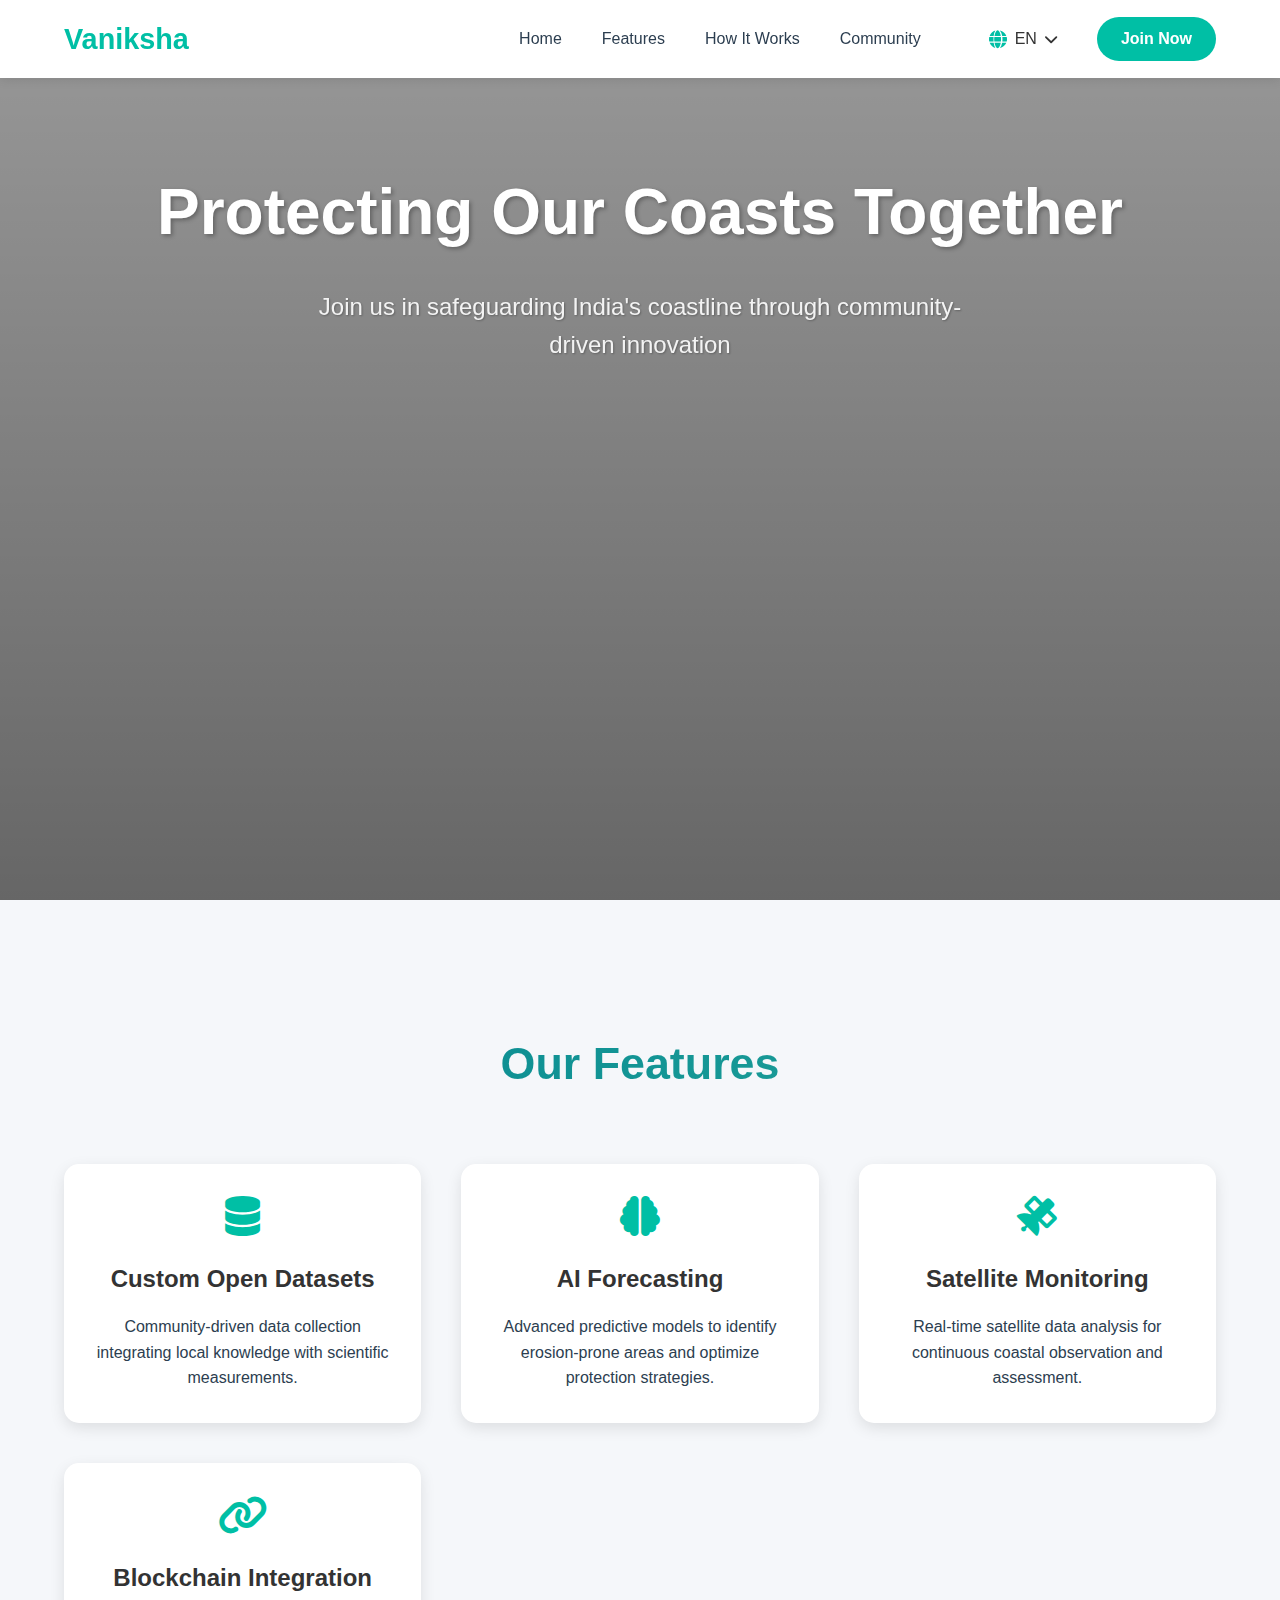
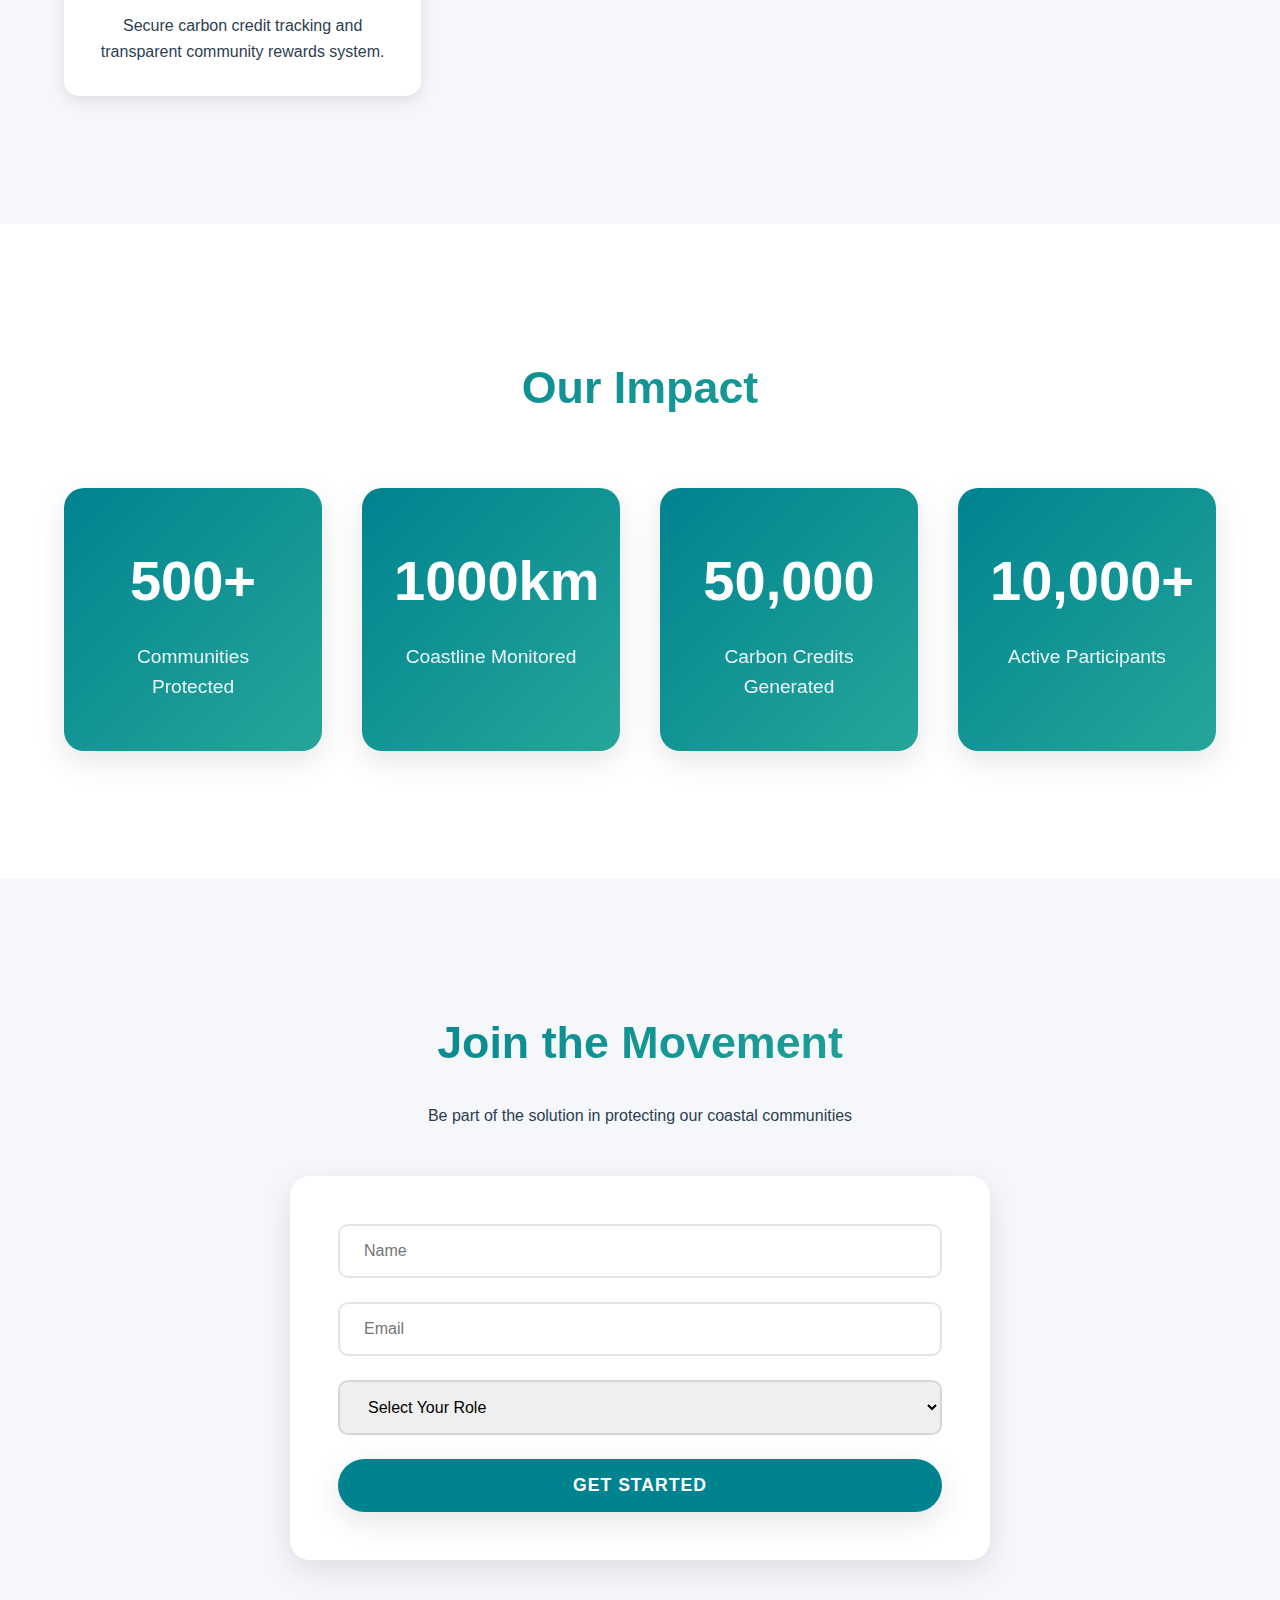
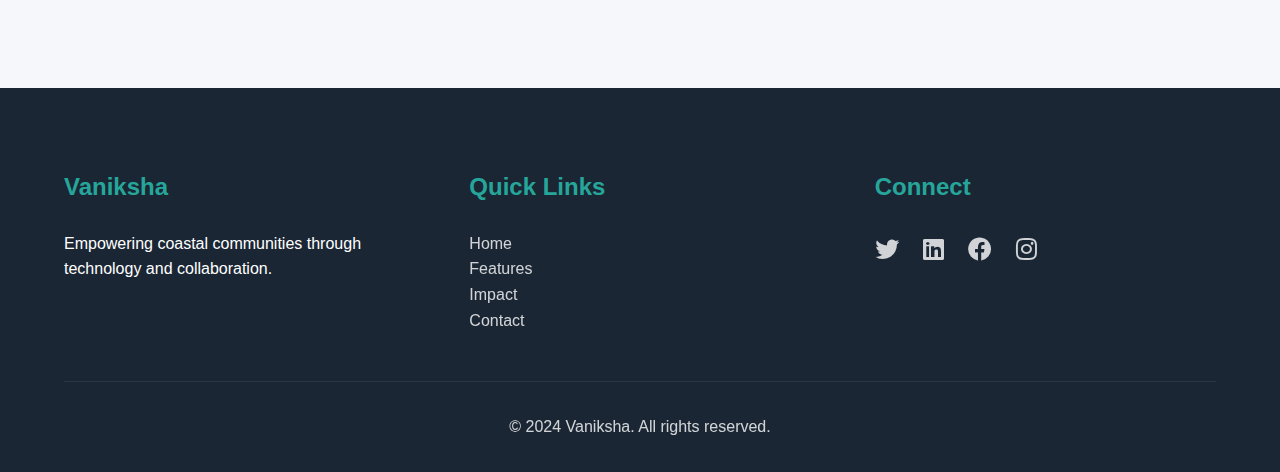
<file: vaniksha/index.html>
<!DOCTYPE html>
<html lang="en">
<head>
    <meta charset="UTF-8">
    <meta name="viewport" content="width=device-width, initial-scale=1.0">
    <title>Vaniksha - Coastal Protection Platform</title>
    <link rel="stylesheet" href="styles.css">
    <link rel="stylesheet" href="https://cdnjs.cloudflare.com/ajax/libs/font-awesome/6.0.0/css/all.min.css">
</head>
<body>
    <nav class="navbar">
        <div class="logo">Vaniksha</div>
        <div class="nav-content">
            <ul class="nav-links">
                <li><a href="#home">Home</a></li>
                <li><a href="#features">Features</a></li>
                <li><a href="#how-it-works">How It Works</a></li>
                <li><a href="#community">Community</a></li>
            </ul>
            <div class="nav-right">
                <div class="lang-selector">
                    <button class="lang-btn">
                        <i class="fas fa-globe"></i>
                        <span>EN</span>
                        <i class="fas fa-chevron-down"></i>
                    </button>
                    <div class="lang-dropdown">
                        <a href="#" class="lang-item active" data-lang="en">
                            English
                            <span class="native">English</span>
                        </a>
                        <a href="#" class="lang-item" data-lang="hi">
                            Hindi
                            <span class="native">हिन्दी</span>
                        </a>
                        <a href="#" class="lang-item" data-lang="mr">
                            Marathi
                            <span class="native">मराठी</span>
                        </a>
                    </div>
                </div>
                <button class="join-btn">Join Now</button>
            </div>
        </div>
    </nav>

    <section id="home" class="hero">
        <div class="hero-background"></div>
        <div class="hero-overlay"></div>
        <div class="hero-content">
            <div class="hero-text">
                <h1>Protecting Our Coasts Together</h1>
                <p>Join us in safeguarding India's coastline through community-driven innovation</p>
            </div>
            <div class="hero-options">
                <a href="satellite.html" class="option-card">
                    <i class="fas fa-satellite"></i>
                    <h3>Satellite Monitoring</h3>
                    <p>Real-time coastal erosion tracking</p>
                    <span class="learn-more">Learn More <i class="fas fa-arrow-right"></i></span>
                </a>
                <a href="communitypage.html" class="option-card">
                    <div class="option-icon">
                        <i class="fas fa-users"></i>
                    </div>
                    <h3>Community Action</h3>
                    <p>Join forces with local communities to protect our coasts through collective action and awareness.</p>
                    <span class="learn-more">Learn More →</span>
                </a>
                <div class="option-card">
                    <i class="fas fa-leaf"></i>
                    <h3>Carbon Credits</h3>
                    <p>Earn from conservation efforts</p>
                </div>
            </div>
        </div>
    </section>

    <section id="features" class="features">
        <h2>Our Features</h2>
        <div class="features-grid">
            <div class="feature-card">
                <i class="fas fa-database"></i>
                <h3>Custom Open Datasets</h3>
                <p>Community-driven data collection integrating local knowledge with scientific measurements.</p>
            </div>
            <div class="feature-card">
                <i class="fas fa-brain"></i>
                <h3>AI Forecasting</h3>
                <p>Advanced predictive models to identify erosion-prone areas and optimize protection strategies.</p>
            </div>
            <div class="feature-card">
                <i class="fas fa-satellite"></i>
                <h3>Satellite Monitoring</h3>
                <p>Real-time satellite data analysis for continuous coastal observation and assessment.</p>
            </div>
            <div class="feature-card">
                <i class="fas fa-link"></i>
                <h3>Blockchain Integration</h3>
                <p>Secure carbon credit tracking and transparent community rewards system.</p>
            </div>
        </div>
    </section>

    <section id="impact" class="impact">
        <h2>Our Impact</h2>
        <div class="stats-container">
            <div class="stat-card">
                <h3>500+</h3>
                <p>Communities Protected</p>
            </div>
            <div class="stat-card">
                <h3>1000km</h3>
                <p>Coastline Monitored</p>
            </div>
            <div class="stat-card">
                <h3>50,000</h3>
                <p>Carbon Credits Generated</p>
            </div>
            <div class="stat-card">
                <h3>10,000+</h3>
                <p>Active Participants</p>
            </div>
        </div>
    </section>

    <section id="contact" class="contact">
        <div class="contact-content">
            <h2>Join the Movement</h2>
            <p>Be part of the solution in protecting our coastal communities</p>
            <form class="contact-form">
                <input type="text" placeholder="Name">
                <input type="email" placeholder="Email">
                <select>
                    <option value="">Select Your Role</option>
                    <option value="community">Community Member</option>
                    <option value="researcher">Researcher</option>
                    <option value="investor">Investor</option>
                </select>
                <button type="submit" class="primary-btn">Get Started</button>
            </form>
        </div>
    </section>

    <footer>
        <div class="footer-content">
            <div class="footer-section">
                <h4>Vaniksha</h4>
                <p>Empowering coastal communities through technology and collaboration.</p>
            </div>
            <div class="footer-section">
                <h4>Quick Links</h4>
                <ul>
                    <li><a href="#home">Home</a></li>
                    <li><a href="#features">Features</a></li>
                    <li><a href="#impact">Impact</a></li>
                    <li><a href="#contact">Contact</a></li>
                </ul>
            </div>
            <div class="footer-section">
                <h4>Connect</h4>
                <div class="social-links">
                    <a href="#"><i class="fab fa-twitter"></i></a>
                    <a href="#"><i class="fab fa-linkedin"></i></a>
                    <a href="#"><i class="fab fa-facebook"></i></a>
                    <a href="#"><i class="fab fa-instagram"></i></a>
                </div>
            </div>
        </div>
        <div class="footer-bottom">
            <p>&copy; 2024 Vaniksha. All rights reserved.</p>
        </div>
    </footer>

    <script src="script.js"></script>
</body>
</html>
</file>
<file: vaniksha/styles.css>
:root {
    --primary-color: #00838F;
    --secondary-color: #26A69A;
    --accent-color: #4DB6AC;
    --text-color: #2C3E50;
    --light-bg: #F5F7FA;
    --white: #ffffff;
    --gradient: linear-gradient(135deg, var(--primary-color), var(--secondary-color));
    --box-shadow: 0 10px 30px rgba(0, 0, 0, 0.1);
}

* {
    margin: 0;
    padding: 0;
    box-sizing: border-box;
}

body {
    font-family: 'Segoe UI', Tahoma, Geneva, Verdana, sans-serif;
    line-height: 1.6;
    color: var(--text-color);
    overflow-x: hidden;
}

/* Navbar Styles */
.navbar {
    position: fixed;
    top: 0;
    left: 0;
    right: 0;
    width: 100%;
    padding: 1rem 5%;
    background: white;
    display: flex;
    justify-content: space-between;
    align-items: center;
    box-shadow: 0 2px 10px rgba(0, 0, 0, 0.1);
    z-index: 1000;
}

.logo {
    font-size: 1.8rem;
    font-weight: 700;
    color: #00BFA5;
    text-decoration: none;
}

.nav-content {
    display: flex;
    align-items: center;
    gap: 2rem;
}

.nav-links {
    display: flex;
    list-style: none;
    gap: 2.5rem;
    margin: 0;
    padding: 0;
}

.nav-links a {
    text-decoration: none;
    color: #2C3E50;
    font-weight: 500;
    font-size: 1rem;
    transition: color 0.3s ease;
}

.nav-links a:hover {
    color: #00BFA5;
}

.nav-right {
    display: flex;
    align-items: center;
    gap: 1.5rem;
}

/* Language selector styles */
.language-btn {
    display: flex;
    align-items: center;
    gap: 0.5rem;
    padding: 0.5rem 1rem;
    background: transparent;
    border: 1px solid rgba(0, 0, 0, 0.1);
    border-radius: 50px;
    cursor: pointer;
    font-size: 0.9rem;
    color: #2C3E50;
    transition: all 0.3s ease;
}

.language-btn:hover {
    background: rgba(0, 0, 0, 0.05);
}

.language-btn i {
    font-size: 1rem;
    color: #00BFA5;
}

.join-btn {
    background: #00BFA5;
    color: white;
    padding: 0.8rem 1.5rem;
    border: none;
    border-radius: 50px;
    font-size: 1rem;
    font-weight: 600;
    cursor: pointer;
    transition: all 0.3s ease;
}

.join-btn:hover {
    background: #00A896;
    transform: translateY(-2px);
    box-shadow: 0 4px 12px rgba(0, 191, 165, 0.2);
}

/* Hero tag styles */
.hero-tag {
    display: inline-block;
    padding: 0.8rem 1.5rem;
    background: rgba(255, 255, 255, 0.15);
    backdrop-filter: blur(10px);
    border-radius: 50px;
    color: white;
    font-size: 0.9rem;
    font-weight: 600;
    letter-spacing: 2px;
    margin-bottom: 2rem;
    text-transform: uppercase;
    border: 1px solid rgba(255, 255, 255, 0.2);
}

/* Responsive styles */
@media (max-width: 768px) {
    .nav-content {
        display: none; /* Add hamburger menu for mobile */
    }
    
    .navbar {
        padding: 1rem;
    }
    
    .logo {
        font-size: 1.5rem;
    }
}

/* Add hamburger menu for mobile */
.hamburger {
    display: none;
    cursor: pointer;
    padding: 0.5rem;
}

@media (max-width: 768px) {
    .hamburger {
        display: block;
    }
    
    .hamburger span {
        display: block;
        width: 25px;
        height: 3px;
        background: #2C3E50;
        margin: 5px 0;
        transition: all 0.3s ease;
    }
    
    .nav-content.active {
        display: flex;
        flex-direction: column;
        position: absolute;
        top: 100%;
        left: 0;
        right: 0;
        background: white;
        padding: 1rem;
        box-shadow: 0 2px 10px rgba(0, 0, 0, 0.1);
    }
    
    .nav-links {
        flex-direction: column;
        gap: 1rem;
    }
    
    .nav-right {
        flex-direction: column;
        gap: 1rem;
        width: 100%;
    }
    
    .join-btn {
        width: 100%;
    }
}

/* Hero Section */
.hero {
    width: 100%;
    min-height: 100vh;
    position: relative;
    display: flex;
    align-items: center;
    justify-content: center;
    padding: 80px 20px; /* Accounts for navbar */
}

.hero-background {
    position: absolute;
    top: 0;
    left: 0;
    width: 100%;
    height: 100%;
    background-image: url('https://images.unsplash.com/photo-1507525428034-b723cf961d3e?ixlib=rb-4.0.3');
    background-size: cover;
    background-position: center;
    z-index: 1;
}

.hero-overlay {
    position: absolute;
    top: 0;
    left: 0;
    width: 100%;
    height: 100%;
    background: linear-gradient(rgba(0, 0, 0, 0.4), rgba(0, 0, 0, 0.6));
    z-index: 2;
}

.hero-content {
    position: relative;
    z-index: 3;
    max-width: 1200px;
    width: 100%;
    text-align: center;
    color: white;
}

.hero-text {
    margin-bottom: 4rem;
}

.hero-text h1 {
    font-size: 4rem;
    font-weight: 700;
    margin-bottom: 1.5rem;
    text-shadow: 2px 2px 4px rgba(0, 0, 0, 0.3);
}

.hero-text p {
    font-size: 1.5rem;
    opacity: 0.9;
    max-width: 700px;
    margin: 0 auto;
    text-shadow: 1px 1px 2px rgba(0, 0, 0, 0.3);
}

.hero-options {
    display: flex;
    justify-content: center;
    gap: 2rem;
    margin-top: 2rem;
}

.option-card {
    background: rgba(255, 255, 255, 0.1);
    backdrop-filter: blur(10px);
    padding: 2rem;
    border-radius: 15px;
    border: 1px solid rgba(255, 255, 255, 0.2);
    width: 300px;
    transition: transform 0.3s ease;
    cursor: pointer;
    text-decoration: none;
    color: inherit;
    position: relative;
    overflow: hidden;
}

.option-card:hover {
    transform: translateY(-5px);
}

.option-card .learn-more {
    margin-top: 1rem;
    display: inline-flex;
    align-items: center;
    gap: 0.5rem;
    font-size: 0.9rem;
    color: #4DB6AC;
    opacity: 0;
    transform: translateY(10px);
    transition: all 0.3s ease;
}

.option-card:hover .learn-more {
    opacity: 1;
    transform: translateY(0);
}

.option-card i {
    font-size: 2.5rem;
    color: #4DB6AC;
    margin-bottom: 1rem;
}

.option-card h3 {
    font-size: 1.5rem;
    margin-bottom: 0.5rem;
    color: white;
}

.option-card p {
    font-size: 1rem;
    opacity: 0.9;
    color: white;
}

/* Responsive styles */
@media (max-width: 768px) {
    .hero-text h1 {
        font-size: 2.5rem;
    }

    .hero-text p {
    font-size: 1.2rem;
}

    .hero-options {
        flex-direction: column;
        align-items: center;
}

    .option-card {
    width: 100%;
        max-width: 300px;
    }
}

/* Add animation */
@keyframes fadeInUp {
    from {
        opacity: 0;
        transform: translateY(20px);
    }
    to {
        opacity: 1;
        transform: translateY(0);
    }
}

.hero-text h1,
.hero-text p {
    animation: fadeInUp 0.8s ease forwards;
}

.option-card {
    opacity: 0;
    animation: fadeInUp 0.8s ease forwards;
}

.option-card:nth-child(1) { animation-delay: 0.2s; }
.option-card:nth-child(2) { animation-delay: 0.4s; }
.option-card:nth-child(3) { animation-delay: 0.6s; }

/* Features Section */
.features {
    padding: 8rem 5%;
    background: var(--light-bg);
    position: relative;
    overflow: hidden;
    background-attachment: fixed;
    background-position: center;
    background-repeat: no-repeat;
    background-size: cover;
}

.features h2 {
    text-align: center;
    font-size: 2.8rem;
    margin-bottom: 4rem;
    background: var(--gradient);
    -webkit-background-clip: text;
    -webkit-text-fill-color: transparent;
}

.features-grid {
    display: grid;
    grid-template-columns: repeat(auto-fit, minmax(280px, 1fr));
    gap: 2.5rem;
    position: relative;
    z-index: 1;
}

.feature-card {
    background: var(--white);
    padding: 2.5rem;
    border-radius: 20px;
    text-align: center;
    transition: all 0.3s ease;
    box-shadow: var(--box-shadow);
    position: relative;
    overflow: hidden;
}

.feature-card::before {
    content: '';
    position: absolute;
    top: 0;
    left: 0;
    width: 100%;
    height: 100%;
    background: var(--gradient);
    opacity: 0;
    transition: opacity 0.3s ease;
    z-index: -1;
}

.feature-card:hover {
    transform: translateY(-10px);
    color: var(--white);
}

.feature-card:hover::before {
    opacity: 1;
}

.feature-card i {
    font-size: 3rem;
    color: var(--primary-color);
    margin-bottom: 1.5rem;
    transition: color 0.3s ease;
}

.feature-card:hover i {
    color: var(--white);
}

.feature-card h3 {
    font-size: 1.5rem;
    margin-bottom: 1rem;
    transition: color 0.3s ease;
}

.feature-card:hover h3,
.feature-card:hover p {
    color: var(--white);
}

/* Impact Section */
.impact {
    padding: 8rem 5%;
    text-align: center;
    background: var(--white);
    background-attachment: fixed;
    background-position: center;
    background-repeat: no-repeat;
    background-size: cover;
}

.impact h2 {
    font-size: 2.8rem;
    margin-bottom: 4rem;
    background: var(--gradient);
    -webkit-background-clip: text;
    -webkit-text-fill-color: transparent;
}

.stats-container {
    display: grid;
    grid-template-columns: repeat(auto-fit, minmax(250px, 1fr));
    gap: 2.5rem;
    margin-top: 3rem;
}

.stat-card {
    background: var(--gradient);
    color: var(--white);
    padding: 3rem 2rem;
    border-radius: 20px;
    box-shadow: var(--box-shadow);
    transition: transform 0.3s ease;
}

.stat-card:hover {
    transform: translateY(-10px);
}

.stat-card h3 {
    font-size: 3.5rem;
    margin-bottom: 1rem;
    font-weight: 700;
}

.stat-card p {
    font-size: 1.2rem;
    opacity: 0.9;
}

/* Contact Form */
.contact {
    padding: 8rem 5%;
    background: var(--light-bg);
    position: relative;
    overflow: hidden;
    background-attachment: fixed;
    background-position: center;
    background-repeat: no-repeat;
    background-size: cover;
}

.contact-content {
    max-width: 700px;
    margin: 0 auto;
    text-align: center;
    position: relative;
    z-index: 1;
}

.contact h2 {
    font-size: 2.8rem;
    margin-bottom: 1.5rem;
    background: var(--gradient);
    -webkit-background-clip: text;
    -webkit-text-fill-color: transparent;
}

.contact-form {
    display: flex;
    flex-direction: column;
    gap: 1.5rem;
    margin-top: 3rem;
    background: var(--white);
    padding: 3rem;
    border-radius: 20px;
    box-shadow: var(--box-shadow);
}

.contact-form input,
.contact-form select {
    padding: 1rem 1.5rem;
    border: 2px solid rgba(0, 0, 0, 0.1);
    border-radius: 10px;
    font-size: 1rem;
    transition: all 0.3s ease;
}

.contact-form input:focus,
.contact-form select:focus {
    border-color: var(--primary-color);
    outline: none;
}

.primary-btn {
    background: var(--gradient);
    color: var(--white);
    border: none;
    padding: 1rem 2rem;
    font-size: 1.1rem;
    border-radius: 50px;
    cursor: pointer;
    transition: all 0.3s ease;
    box-shadow: var(--box-shadow);
}

.primary-btn:hover {
    transform: translateY(-3px);
    box-shadow: 0 15px 30px rgba(0, 131, 143, 0.2);
}

.secondary-btn {
    background: transparent;
    border: 2px solid var(--primary-color);
    color: var(--primary-color);
    padding: 1rem 2rem;
    font-size: 1.1rem;
    border-radius: 50px;
    cursor: pointer;
    transition: all 0.3s ease;
    margin-left: 1rem;
}

.secondary-btn:hover {
    background: var(--gradient);
    color: var(--white);
    border-color: transparent;
}

/* Footer */
footer {
    background: #1A2634;
    color: var(--white);
    padding: 5rem 5% 2rem;
}

.footer-content {
    display: grid;
    grid-template-columns: repeat(auto-fit, minmax(250px, 1fr));
    gap: 4rem;
    margin-bottom: 3rem;
}

.footer-section h4 {
    font-size: 1.5rem;
    margin-bottom: 1.5rem;
    color: var(--secondary-color);
}

.footer-section ul {
    list-style: none;
}

.footer-section a {
    color: var(--white);
    text-decoration: none;
    opacity: 0.8;
    transition: opacity 0.3s ease;
}

.footer-section a:hover {
    opacity: 1;
}

.social-links {
    display: flex;
    gap: 1.5rem;
    margin-top: 1.5rem;
}

.social-links a {
    font-size: 1.5rem;
    transition: transform 0.3s ease;
}

.social-links a:hover {
    transform: translateY(-3px);
}

.footer-bottom {
    text-align: center;
    padding-top: 2rem;
    border-top: 1px solid rgba(255, 255, 255, 0.1);
    opacity: 0.8;
}

/* Responsive Design */
@media (max-width: 768px) {
    .hero h1 {
        font-size: 2.8rem;
        padding: 0 1rem;
    }

    .hero p {
        font-size: 1.2rem;
        padding: 0 1rem;
    }

    .cta-buttons {
        flex-direction: column;
        padding: 0 2rem;
    }

    .hero .primary-btn,
    .hero .secondary-btn {
        width: 100%;
    }

    .nav-links {
        display: none;
    }

    .hamburger {
        display: block;
        cursor: pointer;
    }

    .hamburger span {
        display: block;
        width: 25px;
        height: 3px;
        background: var(--text-color);
        margin: 5px 0;
        transition: all 0.3s ease;
    }

    .nav-links.active {
        display: flex;
        flex-direction: column;
        position: absolute;
        top: 100%;
        left: 0;
        right: 0;
        background: var(--white);
        padding: 2rem;
        box-shadow: var(--box-shadow);
    }

    .intro-stats {
        flex-direction: column;
        gap: 2rem;
        padding: 1.5rem;
    }

    .stat-number {
        font-size: 2rem;
    }

    .stat-label {
        font-size: 0.9rem;
    }

    .intro-badge {
        font-size: 1rem;
        padding: 0.6rem 1.2rem;
    }
}

/* Animations */
@keyframes fadeIn {
    from {
        opacity: 0;
        transform: translateY(20px);
    }
    to {
        opacity: 1;
        transform: translateY(0);
    }
}

.animate {
    animation: fadeIn 0.6s ease forwards;
}

/* Add scroll animations */
.scroll-animate {
    opacity: 0;
    transform: translateY(20px);
    transition: all 0.8s ease;
}

.scroll-animate.active {
    opacity: 1;
    transform: translateY(0);
}

/* Add these new styles for the intro section */
.intro-badge {
    background: rgba(0, 131, 143, 0.2);
    backdrop-filter: blur(8px);
    padding: 0.8rem 1.5rem;
    border-radius: 50px;
    color: white;
    font-size: 1.1rem;
    display: inline-block;
    margin-bottom: 2rem;
    border: 1px solid rgba(255, 255, 255, 0.3);
    text-transform: uppercase;
    letter-spacing: 1px;
    font-weight: 500;
}

.hero-intro {
    margin: 2.5rem auto;
    max-width: 1000px;
}

.intro-text {
    text-align: center;
}

.intro-highlight {
    font-size: 1.8rem;
    color: white;
    margin-bottom: 2rem;
    font-weight: 300;
    letter-spacing: 0.5px;
    text-shadow: 2px 2px 4px rgba(0, 0, 0, 0.2);
}

.intro-stats {
    display: flex;
    justify-content: center;
    align-items: center;
    gap: 2rem;
    margin: 3rem 0;
    padding: 2rem;
    background: rgba(255, 255, 255, 0.1);
    backdrop-filter: blur(10px);
    border-radius: 20px;
    border: 1px solid rgba(255, 255, 255, 0.2);
}

.stat {
    display: flex;
    flex-direction: column;
    align-items: center;
    text-align: center;
    padding: 0 1rem;
}

.stat-divider {
    width: 1px;
    height: 50px;
    background: rgba(255, 255, 255, 0.3);
}

.stat-number {
    font-size: 3rem;
    font-weight: 700;
    color: white;
    margin-bottom: 0.5rem;
    text-shadow: 2px 2px 4px rgba(0, 0, 0, 0.2);
}

.stat-label {
    font-size: 1rem;
    color: rgba(255, 255, 255, 0.9);
    text-transform: uppercase;
    letter-spacing: 2px;
    font-weight: 400;
}

.hero-description {
    font-size: 1.3rem;
    max-width: 800px;
    margin: 0 auto 2.5rem;
    color: white;
    line-height: 1.6;
    text-shadow: 1px 1px 2px rgba(0, 0, 0, 0.2);
}

/* Update button styles to match the beach theme */
.hero .primary-btn {
    background: var(--primary-color);
    color: white;
    border: none;
    padding: 1.2rem 2.8rem;
    font-size: 1.1rem;
    border-radius: 50px;
    font-weight: 600;
    letter-spacing: 1px;
    text-transform: uppercase;
    transition: all 0.3s ease;
    box-shadow: 0 4px 15px rgba(0, 0, 0, 0.2);
}

.hero .secondary-btn {
    background: transparent;
    color: white;
    border: 2px solid white;
    padding: 1.2rem 2.8rem;
    font-size: 1.1rem;
    border-radius: 50px;
    font-weight: 600;
    letter-spacing: 1px;
    text-transform: uppercase;
    transition: all 0.3s ease;
}

/* Responsive adjustments */
@media (max-width: 768px) {
    .intro-badge {
        font-size: 0.9rem;
        padding: 0.6rem 1.2rem;
    }

    .intro-highlight {
        font-size: 1.4rem;
    }

    .intro-stats {
        flex-direction: column;
        gap: 2rem;
        padding: 1.5rem;
    }

    .stat-divider {
        width: 50px;
        height: 1px;
    }

    .stat-number {
        font-size: 2.5rem;
    }

    .hero-description {
        font-size: 1.1rem;
        padding: 0 1rem;
    }

    .cta-buttons {
        flex-direction: column;
        gap: 1rem;
        padding: 0 2rem;
    }
}

/* Animation for elements */
.scroll-animate {
    opacity: 0;
    transform: translateY(20px);
    transition: all 0.8s ease;
}

.scroll-animate.active {
    opacity: 1;
    transform: translateY(0);
}

/* Add hover effects */
.intro-stats:hover {
    transform: translateY(-5px);
    transition: transform 0.3s ease;
}

.stat:hover .stat-number {
    transform: scale(1.1);
    transition: transform 0.3s ease;
}

/* Add these new styles for the hero section */
.hero-text-wrapper {
    max-width: 800px;
    margin: 0 auto;
    padding: 2rem;
    text-align: center;
    background: rgba(0, 0, 0, 0.2);
    backdrop-filter: blur(10px);
    border-radius: 20px;
    border: 1px solid rgba(255, 255, 255, 0.1);
}

.main-heading {
    font-size: 3.5rem;
    font-weight: 800;
    color: #fff;
    line-height: 1.2;
    margin-bottom: 1.5rem;
    text-shadow: 2px 2px 4px rgba(0, 0, 0, 0.3);
}

.heading-highlight {
    display: block;
    color: #4DB6AC;
    font-size: 3rem;
    margin-top: 0.5rem;
}

.hero-description {
    font-size: 1.4rem;
    color: rgba(255, 255, 255, 0.9);
    line-height: 1.6;
    margin-bottom: 2.5rem;
    max-width: 600px;
    margin-left: auto;
    margin-right: auto;
}

.key-features {
    display: flex;
    justify-content: center;
    gap: 2rem;
    margin-bottom: 2.5rem;
}

.feature-item {
    display: flex;
    align-items: center;
    gap: 0.5rem;
    color: #fff;
    font-size: 1.1rem;
    padding: 0.8rem 1.5rem;
    background: rgba(255, 255, 255, 0.1);
    border-radius: 50px;
    transition: all 0.3s ease;
}

.feature-item:hover {
    transform: translateY(-3px);
    background: rgba(255, 255, 255, 0.2);
}

.feature-item i {
    color: #4DB6AC;
    font-size: 1.2rem;
}

.cta-buttons {
    display: flex;
    justify-content: center;
    gap: 1.5rem;
    margin-top: 2rem;
}

.primary-btn {
    padding: 1rem 2rem;
    background: #00838F;
    color: white;
    border: none;
    border-radius: 50px;
    font-size: 1.1rem;
    font-weight: 600;
    cursor: pointer;
    transition: all 0.3s ease;
    text-transform: uppercase;
    letter-spacing: 1px;
}

.secondary-btn {
    padding: 1rem 2rem;
    background: transparent;
    color: white;
    border: 2px solid white;
    border-radius: 50px;
    font-size: 1.1rem;
    font-weight: 600;
    cursor: pointer;
    transition: all 0.3s ease;
    text-transform: uppercase;
    letter-spacing: 1px;
}

.primary-btn:hover {
    background: #26A69A;
    transform: translateY(-3px);
    box-shadow: 0 10px 20px rgba(0, 0, 0, 0.2);
}

.secondary-btn:hover {
    background: rgba(255, 255, 255, 0.1);
    transform: translateY(-3px);
}

/* Responsive styles */
@media (max-width: 768px) {
    .hero-text-wrapper {
        padding: 1.5rem;
    }

    .main-heading {
        font-size: 2.5rem;
    }

    .heading-highlight {
        font-size: 2rem;
    }

    .hero-description {
        font-size: 1.2rem;
    }

    .key-features {
        flex-direction: column;
        gap: 1rem;
    }

    .feature-item {
        font-size: 1rem;
    }

    .cta-buttons {
        flex-direction: column;
    }

    .primary-btn,
    .secondary-btn {
        width: 100%;
    }
}

/* Animation classes */
.scroll-animate {
    opacity: 0;
    transform: translateY(20px);
    transition: all 0.6s ease;
}

.scroll-animate.active {
    opacity: 1;
    transform: translateY(0);
}

/* Add staggered animation delays */
.hero-tag.active { transition-delay: 0.2s; }
.main-heading.active { transition-delay: 0.4s; }
.hero-description.active { transition-delay: 0.6s; }
.key-features.active { transition-delay: 0.8s; }
.cta-buttons.active { transition-delay: 1s; }

/* Updated language selector styles */
.lang-selector {
    position: relative;
    margin-left: 20px;
}

.lang-btn {
    display: flex;
    align-items: center;
    gap: 8px;
    background: rgba(255, 255, 255, 0.9);
    border: none;
    padding: 8px 16px;
    border-radius: 50px;
    cursor: pointer;
    font-size: 16px;
    color: #333;
    transition: all 0.3s ease;
}

.lang-btn i.fa-globe {
    color: #00BFA5;
    font-size: 18px;
}

.lang-btn i.fa-chevron-down {
    font-size: 14px;
    transition: transform 0.3s ease;
}

.lang-selector:hover .lang-btn i.fa-chevron-down {
    transform: rotate(180deg);
}

.lang-dropdown {
    position: absolute;
    top: calc(100% + 10px);
    right: 0;
    background: white;
    border-radius: 15px;
    box-shadow: 0 4px 20px rgba(0, 0, 0, 0.1);
    padding: 8px;
    min-width: 200px;
    opacity: 0;
    visibility: hidden;
    transform: translateY(-10px);
    transition: all 0.3s ease;
    z-index: 1000;
}

.lang-selector:hover .lang-dropdown {
    opacity: 1;
    visibility: visible;
    transform: translateY(0);
}

.lang-item {
    display: flex;
    justify-content: space-between;
    align-items: center;
    padding: 12px 16px;
    text-decoration: none;
    color: #333;
    border-radius: 8px;
    transition: all 0.2s ease;
    font-size: 15px;
}

.lang-item .native {
    font-size: 14px;
    opacity: 0.7;
}

.lang-item:hover .native,
.lang-item.active .native {
    opacity: 1;
}

/* Add a subtle arrow for the dropdown */
.lang-dropdown::before {
    content: '';
    position: absolute;
    top: -6px;
    right: 20px;
    width: 12px;
    height: 12px;
    background: white;
    transform: rotate(45deg);
    box-shadow: -2px -2px 5px rgba(0, 0, 0, 0.05);
}

/* Responsive styles */
@media (max-width: 768px) {
    .lang-btn {
        padding: 8px 12px;
    }
    
    .lang-btn span {
        display: none;
    }
    
    .lang-dropdown {
        right: -10px;
    }
}

/* Add these styles for better language support */
/* Font settings for different languages */
[lang="hi"] {
    font-family: 'Noto Sans Devanagari', sans-serif;
}

[lang="mr"] {
    font-family: 'Noto Sans Devanagari', sans-serif;
}

/* Translation animation */
.translate-fade {
    transition: opacity 0.3s ease, transform 0.3s ease;
}

.translate-fade.translating {
    opacity: 0;
    transform: translateY(5px);
}

/* Satellite page styles */
.satellite-hero {
    min-height: 60vh;
    background: linear-gradient(rgba(0,0,0,0.7), rgba(0,0,0,0.7)),
                url('https://images.unsplash.com/photo-1451187580459-43490279c0fa?ixlib=rb-4.0.3');
    background-size: cover;
    background-position: center;
    background-attachment: fixed;
    display: flex;
    align-items: center;
    justify-content: center;
    padding: 100px 20px;
    text-align: center;
    color: white;
}

.satellite-hero-content {
    max-width: 800px;
}

.satellite-hero h1 {
    font-size: 3.5rem;
    margin-bottom: 1.5rem;
}

.satellite-hero p {
    font-size: 1.2rem;
    opacity: 0.9;
}

.satellite-features {
    padding: 5rem 0;
    background: #f5f5f5;
}

.container {
    max-width: 1200px;
    margin: 0 auto;
    padding: 0 20px;
}

.feature-grid {
    display: grid;
    grid-template-columns: repeat(auto-fit, minmax(250px, 1fr));
    gap: 2rem;
    margin-top: 3rem;
}

.feature-box {
    background: white;
    padding: 2rem;
    border-radius: 15px;
    text-align: center;
    transition: all 0.3s ease;
    box-shadow: 0 5px 15px rgba(0,0,0,0.1);
}

.feature-box:hover {
    transform: translateY(-5px);
}

.feature-box i {
    font-size: 2.5rem;
    color: #00BFA5;
    margin-bottom: 1.5rem;
}

.feature-box h3 {
    margin-bottom: 1rem;
    color: #333;
}

.feature-box p {
    color: #666;
    line-height: 1.6;
}

.satellite-map {
    padding: 5rem 0;
    background: #f8f9fa;
}

.map-container {
    position: relative;
    background: white;
    border-radius: 20px;
    box-shadow: 0 5px 20px rgba(0,0,0,0.1);
    padding: 20px;
    margin-top: 2rem;
}

.map-controls {
    display: flex;
    justify-content: space-between;
    align-items: flex-start;
    margin-bottom: 20px;
}

.map-legend {
    background: rgba(255, 255, 255, 0.9);
    padding: 15px;
    border-radius: 10px;
    box-shadow: 0 2px 10px rgba(0,0,0,0.1);
}

.map-legend h4 {
    margin-bottom: 10px;
    color: #333;
    font-size: 0.9rem;
    font-weight: 600;
}

.legend-item {
    display: flex;
    align-items: center;
    margin: 8px 0;
    font-size: 0.85rem;
    color: #666;
}

.color-box {
    width: 20px;
    height: 20px;
    margin-right: 8px;
    border-radius: 4px;
}

.color-box.erosion {
    background: #ff4444;
}

.color-box.stable {
    background: #ffeb3b;
}

.color-box.accretion {
    background: #4caf50;
}

.map-zoom-controls {
    display: flex;
    flex-direction: column;
    gap: 5px;
}

.zoom-btn {
    width: 30px;
    height: 30px;
    border: none;
    border-radius: 5px;
    background: white;
    box-shadow: 0 2px 5px rgba(0,0,0,0.1);
    cursor: pointer;
    font-size: 1.2rem;
    display: flex;
    align-items: center;
    justify-content: center;
    transition: all 0.3s ease;
}

.zoom-btn:hover {
    background: #f0f0f0;
}

.map-wrapper {
    position: relative;
    width: 100%;
    height: 600px;
    overflow: hidden;
    border-radius: 10px;
    background: #f8f9fa;
}

.india-coastline-map {
    width: 100%;
    height: 100%;
    object-fit: contain;
    transition: transform 0.3s ease;
}

.map-overlay {
    position: absolute;
    top: 0;
    left: 0;
    right: 0;
    bottom: 0;
    background: linear-gradient(rgba(255,255,255,0.05), rgba(255,255,255,0.1));
    pointer-events: none;
}

/* Add hover effect for the map */
.map-wrapper:hover .india-coastline-map {
    transform: scale(1.02);
}

/* Add responsive styles */
@media (max-width: 768px) {
    .map-controls {
        flex-direction: column;
        gap: 20px;
    }

    .map-legend {
        width: 100%;
    }

    .map-zoom-controls {
        flex-direction: row;
        justify-content: center;
    }

    .map-wrapper {
        height: 400px;
    }
}

/* Add animation for map loading */
@keyframes mapFadeIn {
    from {
        opacity: 0;
        transform: translateY(20px);
    }
    to {
        opacity: 1;
        transform: translateY(0);
    }
}

.map-container {
    animation: mapFadeIn 0.8s ease forwards;
}

/* Community Page Styles */
.community-hero {
    background: linear-gradient(rgba(0, 0, 0, 0.5), rgba(0, 0, 0, 0.5)),
                url('images/community-bg.jpg') center/cover;
    height: 60vh;
    display: flex;
    align-items: center;
    text-align: center;
    color: white;
    margin-top: 80px;
}

.community-hero h1 {
    font-size: 3.5rem;
    margin-bottom: 1rem;
    animation: fadeInUp 0.8s ease;
}

.community-hero p {
    font-size: 1.2rem;
    max-width: 600px;
    margin: 0 auto;
    animation: fadeInUp 1s ease;
}

.community-features {
    padding: 5rem 0;
    background: #f8f9fa;
}

.feature-grid {
    display: grid;
    grid-template-columns: repeat(auto-fit, minmax(250px, 1fr));
    gap: 2rem;
    margin-top: 3rem;
}

.feature-card {
    background: white;
    padding: 2rem;
    border-radius: 15px;
    box-shadow: 0 5px 15px rgba(0,0,0,0.1);
    text-align: center;
    transition: transform 0.3s ease;
}

.feature-card:hover {
    transform: translateY(-5px);
}

.feature-card i {
    font-size: 2.5rem;
    color: #00bfa5;
    margin-bottom: 1.5rem;
}

.feature-card h3 {
    margin-bottom: 1rem;
    color: #333;
}

.get-involved {
    padding: 5rem 0;
    text-align: center;
}

.steps-container {
    display: grid;
    grid-template-columns: repeat(auto-fit, minmax(250px, 1fr));
    gap: 2rem;
    margin: 3rem 0;
}

.step {
    position: relative;
    padding: 2rem;
}

.step-number {
    width: 40px;
    height: 40px;
    background: #00bfa5;
    color: white;
    border-radius: 50%;
    display: flex;
    align-items: center;
    justify-content: center;
    font-size: 1.2rem;
    font-weight: bold;
    margin: 0 auto 1.5rem;
}

.cta-button {
    background: #00bfa5;
    color: white;
    padding: 1rem 2rem;
    border: none;
    border-radius: 30px;
    font-size: 1.1rem;
    cursor: pointer;
    transition: background 0.3s ease;
}

.cta-button:hover {
    background: #009884;
}

/* Animations */
@keyframes fadeInUp {
    from {
        opacity: 0;
        transform: translateY(20px);
    }
    to {
        opacity: 1;
        transform: translateY(0);
    }
}

/* Responsive Styles */
@media (max-width: 768px) {
    .community-hero h1 {
        font-size: 2.5rem;
    }

    .community-hero p {
        font-size: 1rem;
        padding: 0 1rem;
    }

    .feature-grid,
    .steps-container {
        grid-template-columns: 1fr;
        gap: 1.5rem;
    }
}

/* Crowdsource Section Styles */
.crowdsource-section {
    padding: 6rem 0;
    background: linear-gradient(135deg, #f8f9fa 0%, #e9ecef 100%);
    overflow: hidden;
}

.crowdsource-content {
    display: flex;
    align-items: center;
    gap: 4rem;
    max-width: 1200px;
    margin: 0 auto;
    padding: 0 2rem;
}

.crowdsource-text {
    flex: 1;
}

.crowdsource-text h2 {
    font-size: 2.5rem;
    color: #2C3E50;
    margin-bottom: 1rem;
}

.crowdsource-text .subtitle {
    font-size: 1.2rem;
    color: #666;
    margin-bottom: 2.5rem;
}

.feature-list {
    display: flex;
    flex-direction: column;
    gap: 1.5rem;
}

.feature-item {
    display: flex;
    align-items: flex-start;
    gap: 1.5rem;
    padding: 1.5rem;
    background: white;
    border-radius: 15px;
    box-shadow: 0 4px 15px rgba(0,0,0,0.05);
    transition: transform 0.3s ease;
}

.feature-item:hover {
    transform: translateX(10px);
}

.feature-item i {
    font-size: 1.8rem;
    color: #00BFA5;
    padding: 1rem;
    background: rgba(0, 191, 165, 0.1);
    border-radius: 12px;
}

.feature-details h3 {
    font-size: 1.2rem;
    color: #2C3E50;
    margin-bottom: 0.5rem;
}

.feature-details p {
    color: #666;
    line-height: 1.6;
}

.voice-demo-btn {
    margin-top: 2rem;
    padding: 1rem 2rem;
    background: #00BFA5;
    color: white;
    border: none;
    border-radius: 50px;
    font-size: 1.1rem;
    display: flex;
    align-items: center;
    gap: 0.8rem;
    cursor: pointer;
    transition: all 0.3s ease;
}

.voice-demo-btn:hover {
    background: #009884;
    transform: translateY(-2px);
    box-shadow: 0 4px 15px rgba(0, 191, 165, 0.3);
}

.voice-demo-btn i {
    font-size: 1.2rem;
}

.crowdsource-visual {
    flex: 1;
    display: flex;
    justify-content: center;
}

.phone-mockup {
    width: 300px;
    height: 600px;
    background: #2C3E50;
    border-radius: 40px;
    padding: 15px;
    position: relative;
    box-shadow: 0 25px 50px rgba(0,0,0,0.2);
}

.phone-screen {
    background: white;
    height: 100%;
    border-radius: 30px;
    padding: 20px;
    display: flex;
    flex-direction: column;
    align-items: center;
    justify-content: center;
}

.voice-indicator {
    display: flex;
    align-items: center;
    gap: 5px;
    margin-bottom: 20px;
}

.voice-wave {
    width: 4px;
    height: 20px;
    background: #00BFA5;
    border-radius: 2px;
    animation: waveAnimation 1s infinite ease-in-out;
}

.voice-wave:nth-child(2) {
    animation-delay: 0.2s;
    height: 35px;
}

.voice-wave:nth-child(3) {
    animation-delay: 0.4s;
}

.voice-text {
    color: #666;
    text-align: center;
    font-style: italic;
    margin-top: 1rem;
}

@keyframes waveAnimation {
    0%, 100% {
        transform: scaleY(1);
    }
    50% {
        transform: scaleY(2);
    }
}

/* Responsive styles */
@media (max-width: 992px) {
    .crowdsource-content {
        flex-direction: column;
        gap: 3rem;
    }

    .crowdsource-text h2 {
        font-size: 2rem;
    }

    .phone-mockup {
        width: 250px;
        height: 500px;
    }
}

@media (max-width: 768px) {
    .crowdsource-section {
        padding: 4rem 0;
    }

    .feature-item {
        padding: 1rem;
    }

    .feature-item i {
        font-size: 1.5rem;
        padding: 0.8rem;
    }

    .feature-details h3 {
        font-size: 1.1rem;
    }
}
</file>
